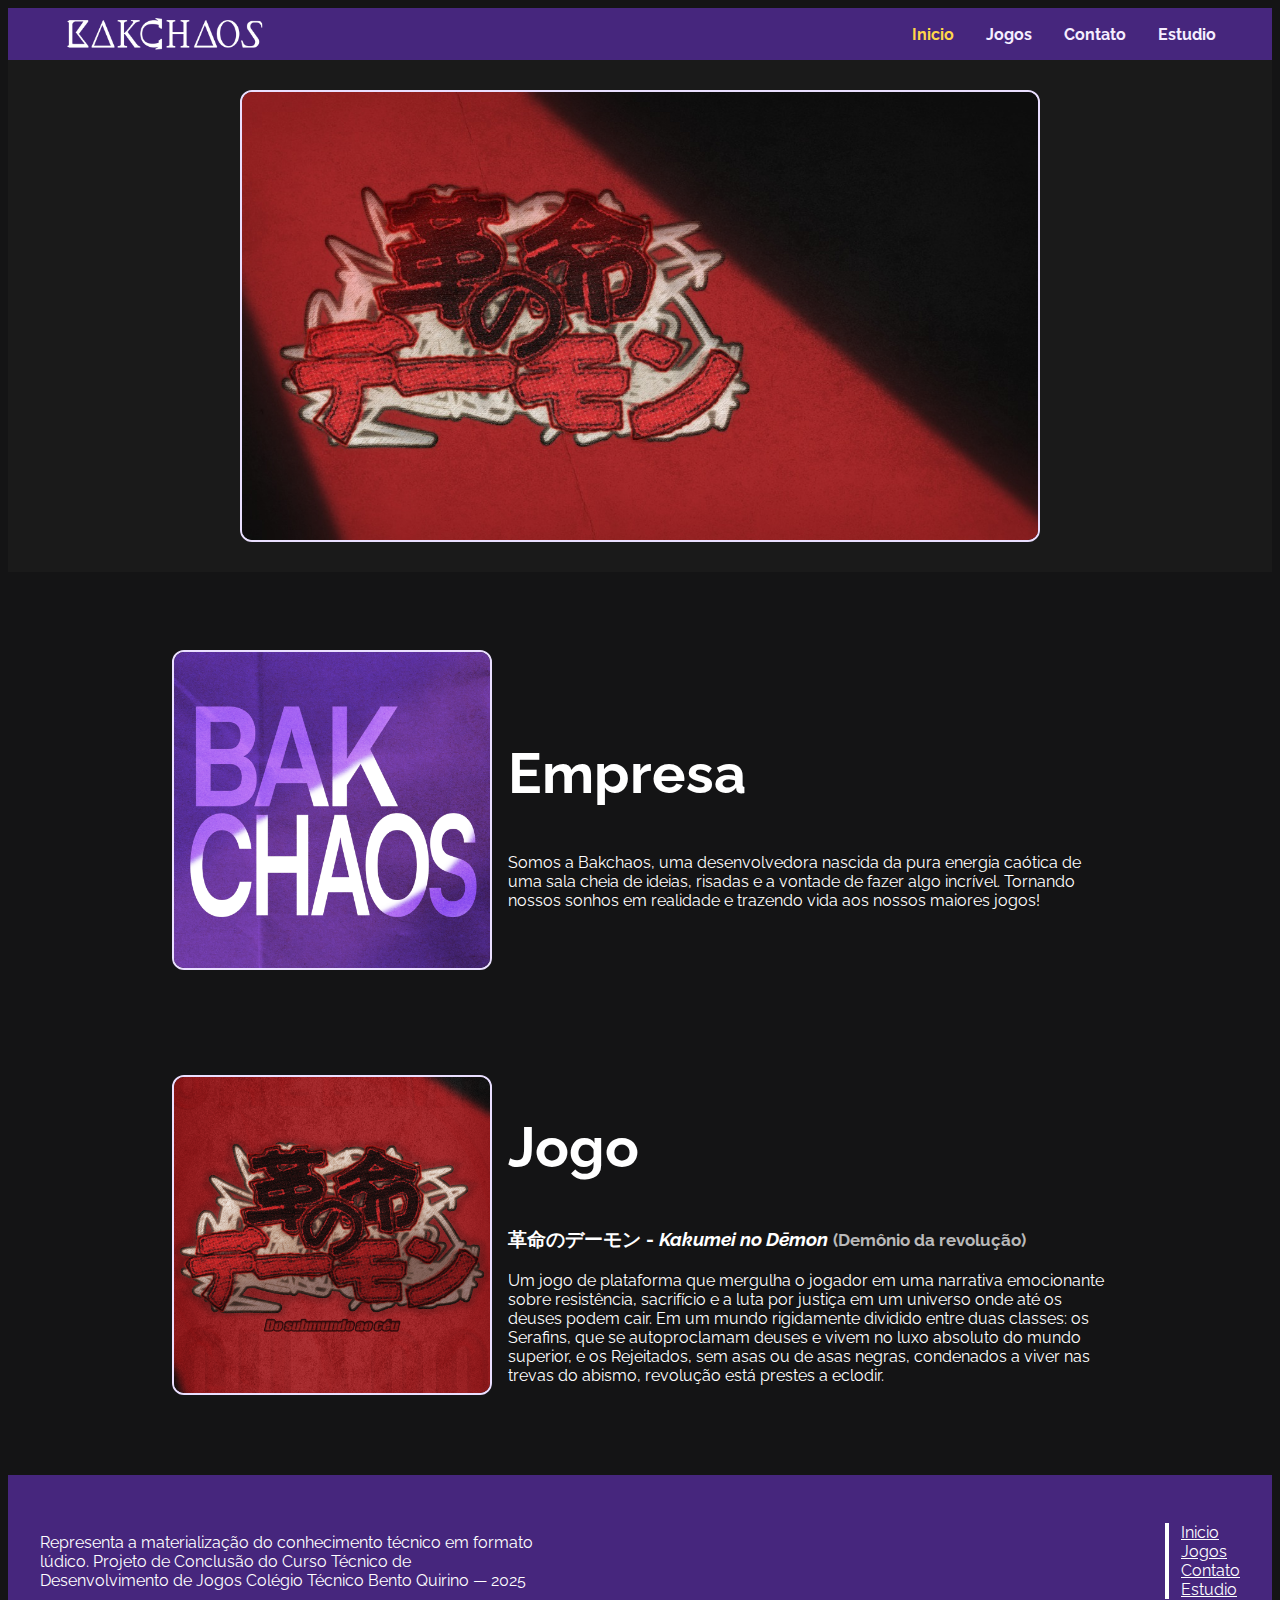
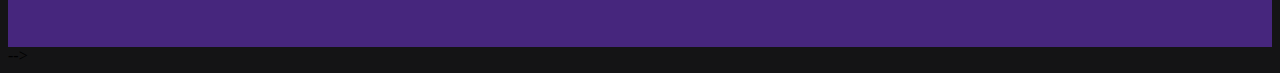
<file: index.html>
<!DOCTYPE html>
<html lang="en">
<head>
    <meta charset="UTF-8">
    <meta name="viewport" content="width=device-width, initial-scale=1.0">
    <link rel="stylesheet" href="style.css">
    <link rel="stylesheet" href="style_cell.css">
    <title>Bakchaos</title>
    <link rel="icon" href="imagens/04.jpg">
</head>

<body style="background-color:rgba(20, 20, 21, 1);">

   <div id="cabecalho">
    <img src="imagens/logo bakchaos.png" alt="Logo Bakchaos" id="logo">

        <div id="links">
            
            <a href="index.html" class="current">Inicio</a>
            <a href="jogos.html">Jogos</a>
            <a href="contato.html">Contato</a>
            <a href="estudio.html">Estudio</a>

        </div>
   </div>

<div id="border">
  <img id="jogo_logo" src="imagens/kakumei_logo.jpg" alt="Logo do Jogo">
</div>

<br>
<br>
<br>

<div class="linha_index">
  <img src="imagens/bakchaos.png" alt="Imagem" class="index_imagem">
  <div class="texto_index">
    <h2>Empresa</h2>
    <p>
      Somos a Bakchaos, uma desenvolvedora nascida da pura energia caótica de uma sala cheia de ideias, risadas e a vontade de fazer algo incrível. Tornando nossos sonhos em realidade e trazendo vida aos nossos maiores jogos! 
    </p>
  </div>
</div>

<div id="espaçamento"></div>

<div class="linha_index">
  <img src="imagens/06.png" alt="Imagem" class="index_imagem">
  <div class="texto_index">
    <h2>Jogo</h2>
    <h3>革命のデーモン - <i>Kakumei no Dēmon</i> <span style="font-size: 0.9em; color: #b9b9b9;">(Demônio da revolução)</span></h3>
    <p>
      Um jogo de plataforma que mergulha o jogador em uma narrativa emocionante sobre resistência, sacrifício e a luta por justiça em um universo onde até os deuses podem cair. Em um mundo rigidamente dividido entre duas classes: os Serafins, que se autoproclamam deuses e vivem no luxo absoluto do mundo superior, e os Rejeitados, sem asas ou de asas negras, condenados a viver nas trevas do abismo, revolução está prestes a eclodir.
    </p>
  </div>
</div>

<div id="espaçamento"></div>


<div id="rodapé">

    <div class="esquerda">
        Representa a materialização do conhecimento técnico em formato lúdico.
        Projeto de Conclusão do Curso Técnico de Desenvolvimento de Jogos
        Colégio Técnico Bento Quirino — 2025
    </div>

  <div class="direita">
        <a href="index.html">Inicio</a> 
        <br>
        <a href="jogos.html">Jogos</a>
        <br>
        <a href="contato.html">Contato</a>
        <br>
        <a href="estudio.html">Estudio</a>
  </div>
</div>
-->
</body>

</html>
</file>
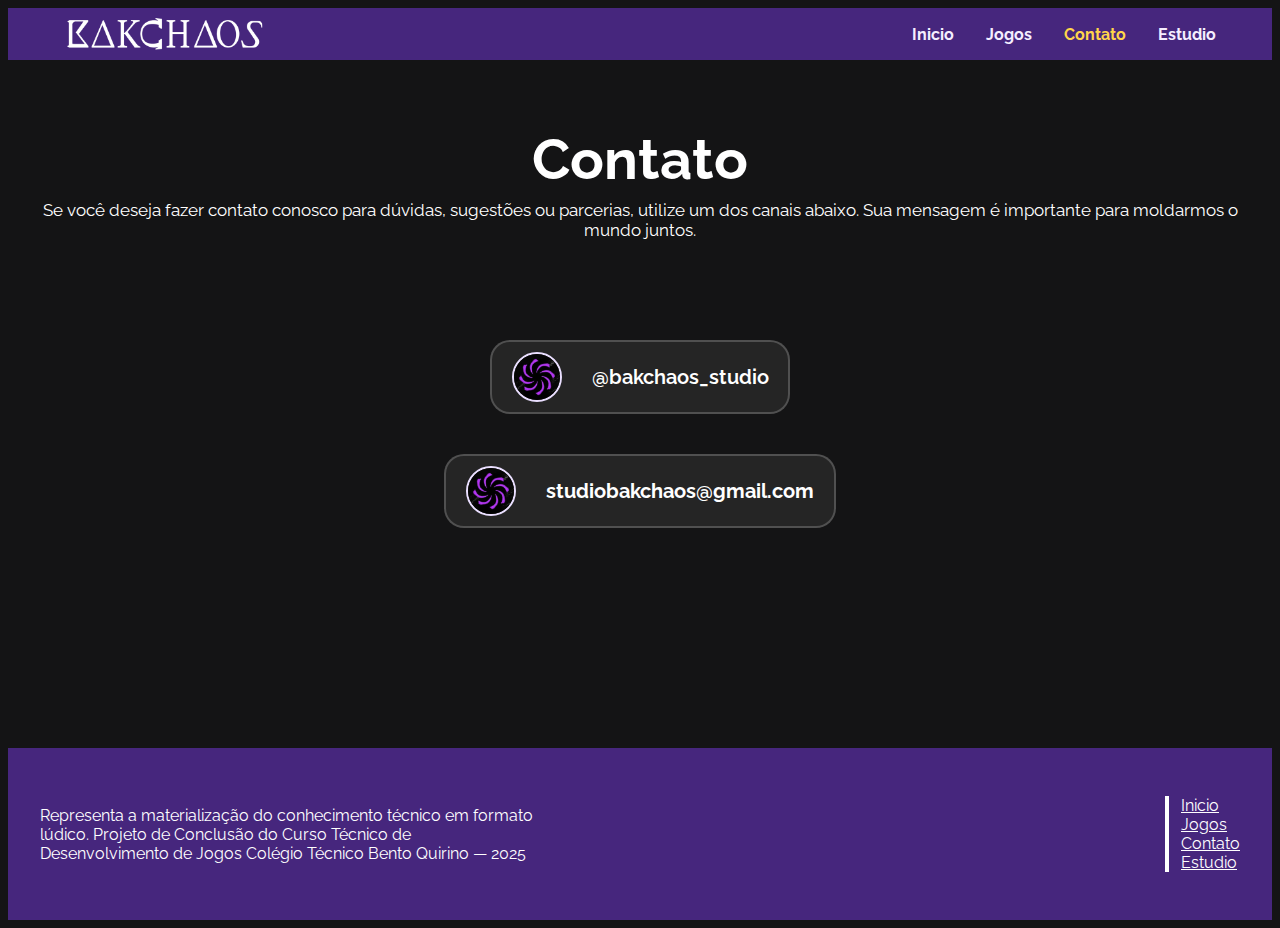
<file: contato.html>
<!DOCTYPE html>
<html lang="en">
<head>
    <meta charset="UTF-8">
    <meta name="viewport" content="width=device-width, initial-scale=1.0">
    <link rel="stylesheet" href="style.css">
    <link rel="stylesheet" href="style_cell.css">
    <title>Bakchaos</title>
    <link rel="icon" href="imagens/04.jpg">
</head>

<body style="background-color:rgba(20, 20, 21, 1);">

    <div id="cabecalho">
        <img src="imagens/logo bakchaos.png" alt="Logo Bakchaos" id="logo">

        <div id="links">
            
            <a href="index.html">Inicio</a>
            <a href="jogos.html" >Jogos</a>
            <a href="contato.html" class="current">Contato</a>
            <a href="estudio.html">Estudio</a>

        </div>
    </div>

    <div id="contatos">
        <h2>Contato</h2>
        <p>Se você deseja fazer contato conosco para dúvidas, sugestões ou parcerias, utilize um dos canais abaixo. Sua mensagem é importante para moldarmos o mundo juntos.
    </div>

    <div id="contatos">
        <div id="border_contato_short">
        <img id="logo_contatos" src="imagens/04.jpg" alt="logo da bakchaos">

        <div id="redes">
            <a href="https://www.instagram.com/bakchaos_studio/" target="_blank">@bakchaos_studio</a>
        </div>

    </div>

    <div id="border_contato_long">
        <img id="logo_contatos" src="imagens/04.jpg" alt="logo da bakchaos">

        <div>
            <b>studiobakchaos@gmail.com</b>
        </div>
    </div>
</div>

<div id="rodapé">

    <div class="esquerda">
        Representa a materialização do conhecimento técnico em formato lúdico.
        Projeto de Conclusão do Curso Técnico de Desenvolvimento de Jogos
        Colégio Técnico Bento Quirino — 2025
    </div>

  <div class="direita">
        <a href="index.html">Inicio</a> 
        <br>
        <a href="jogos.html">Jogos</a>
        <br>
        <a href="contato.html">Contato</a>
        <br>
        <a href="estudio.html">Estudio</a>
  </div>
</div>

</body>
</html>
</file>
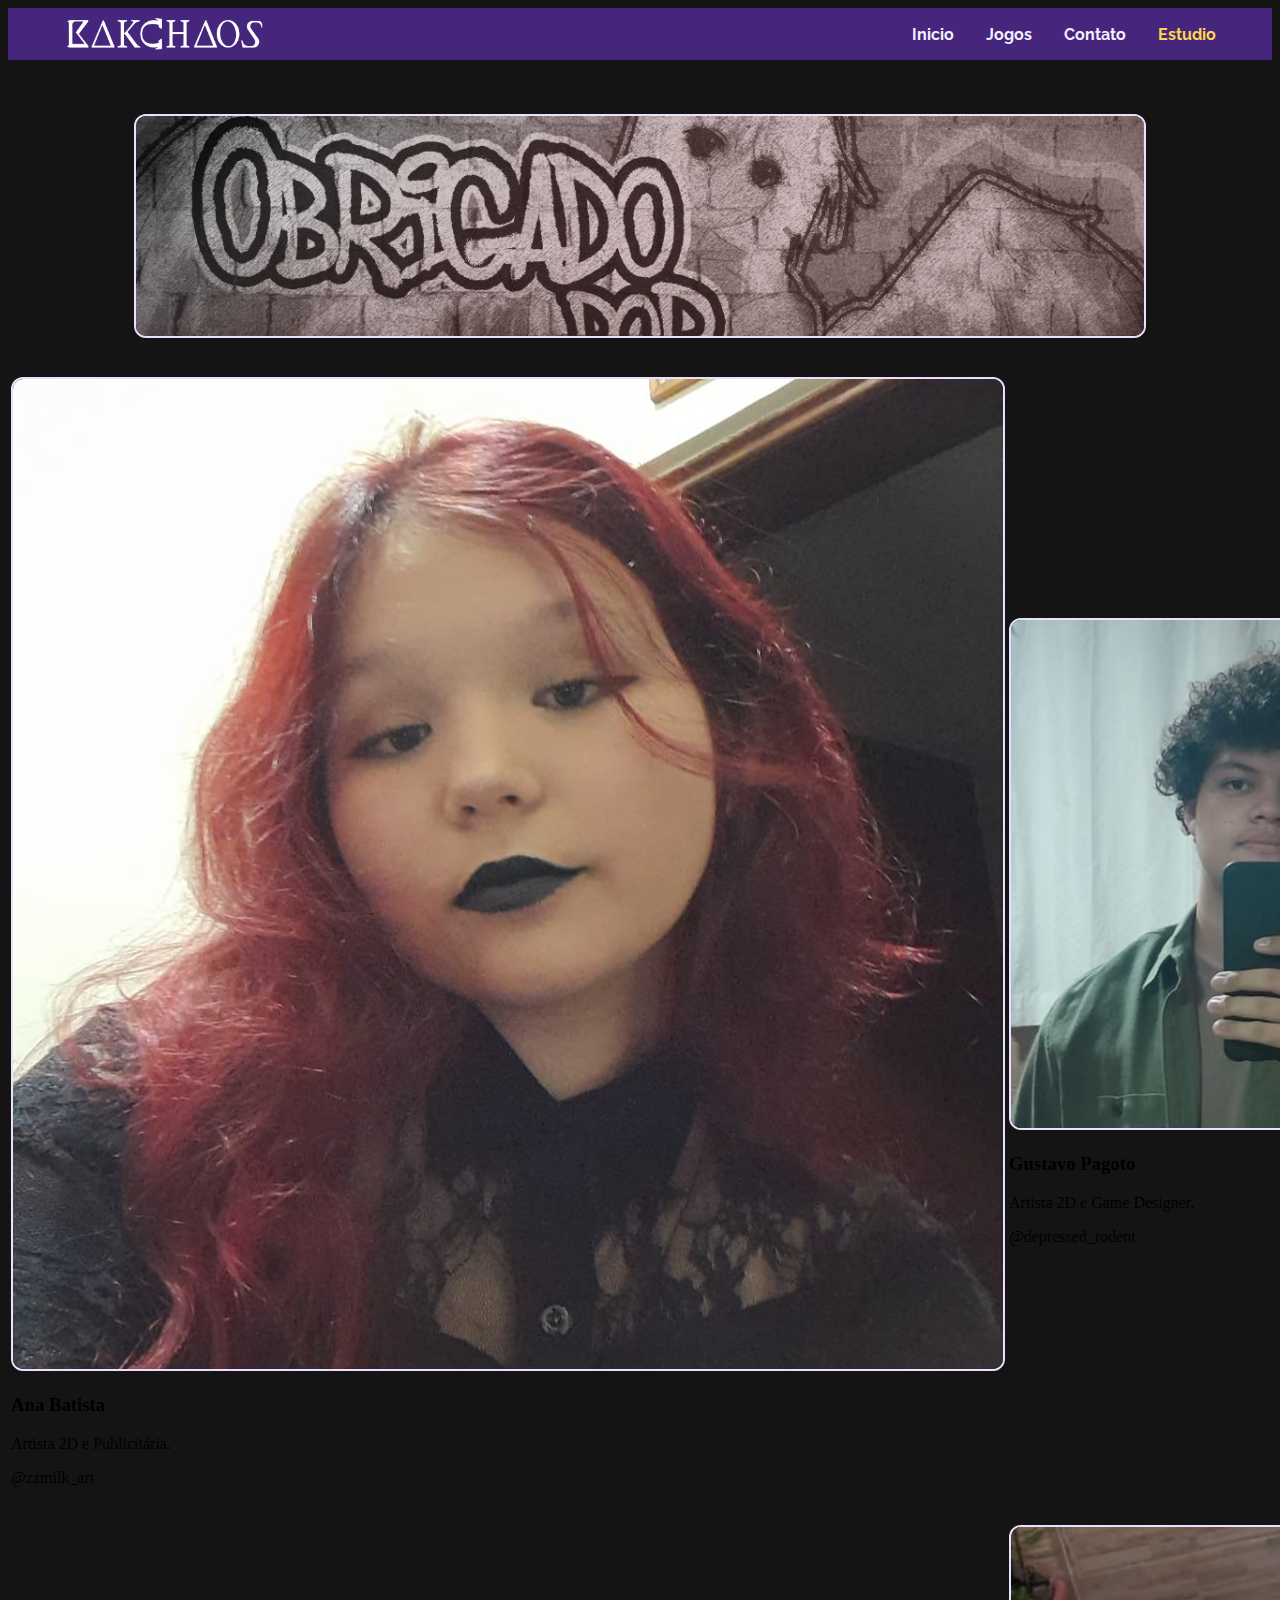
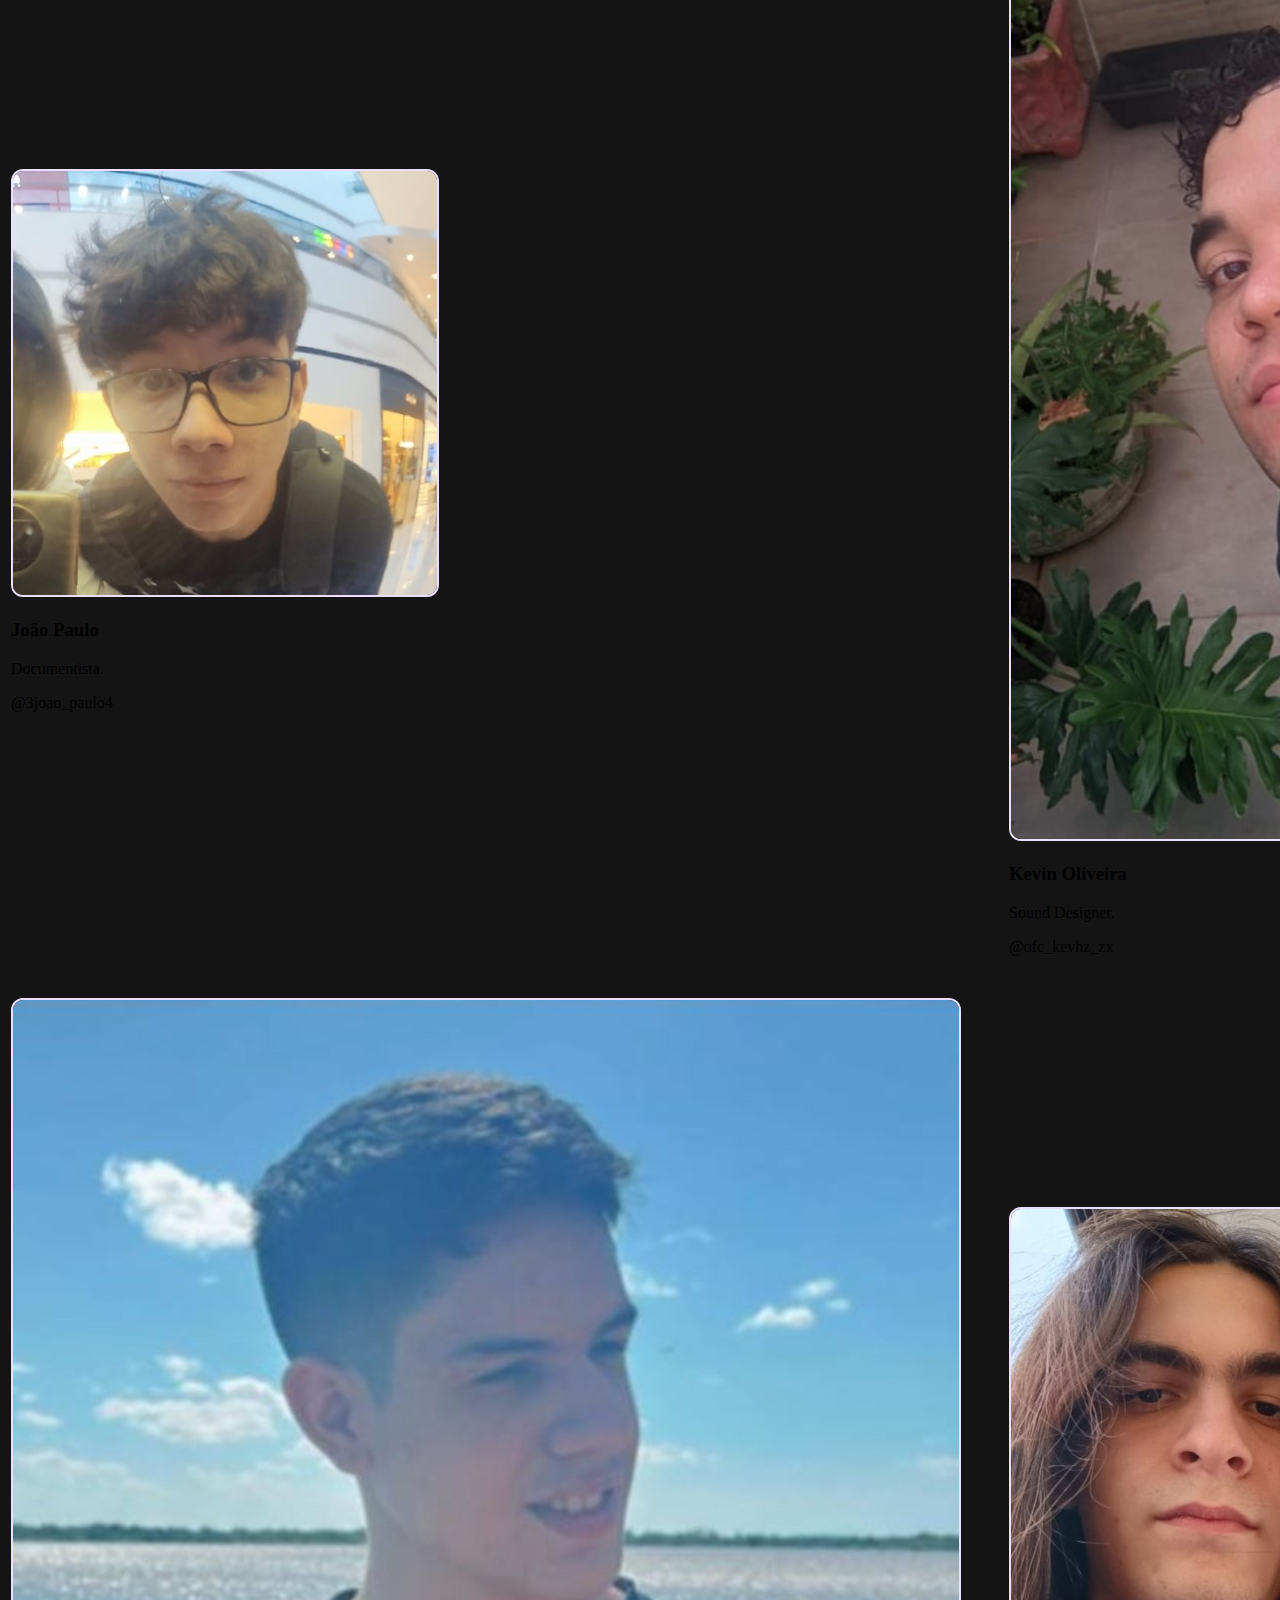
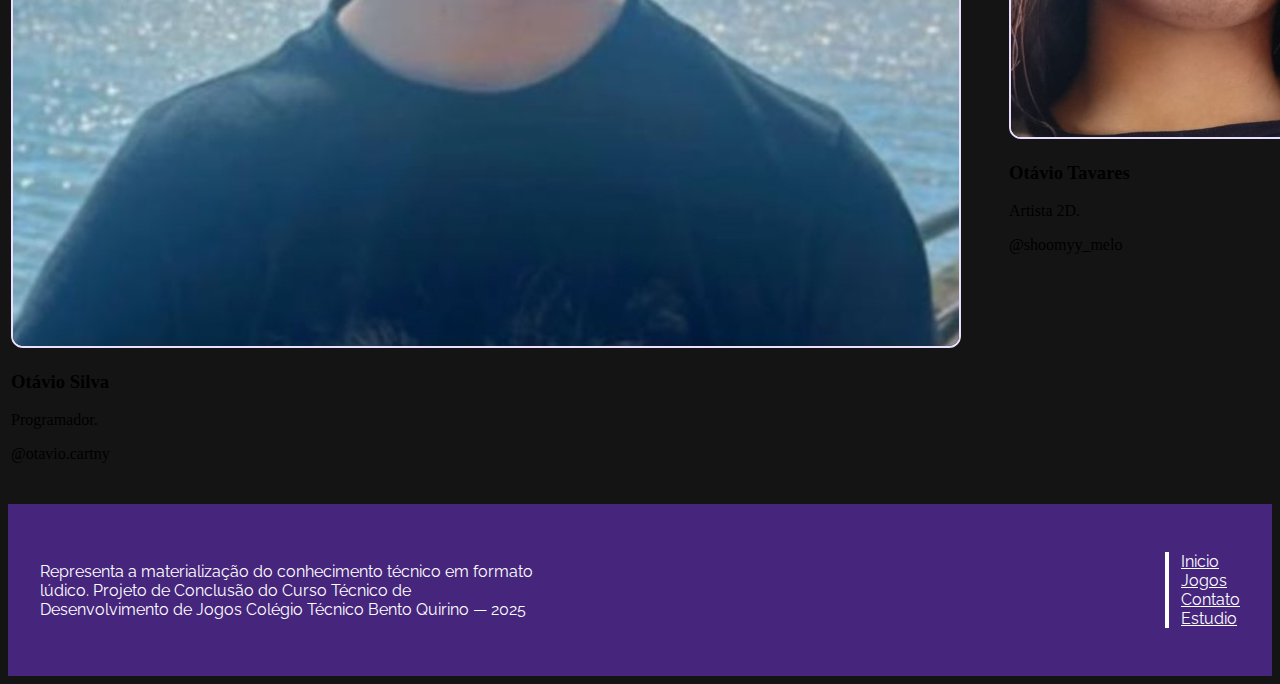
<file: estudio.html>
<!DOCTYPE html>
<html lang="en">
<head>
    <meta charset="UTF-8">
    <meta name="viewport" content="width=device-width, initial-scale=1.0">
    <link rel="stylesheet" href="style.css">
    <link rel="stylesheet" href="style_cell.css">
    <title>Bakchaos</title>
    <link rel="icon" href="imagens/04.jpg">
</head>

<body style="background-color:rgba(20, 20, 21, 1);">

   <div id="cabecalho">
    <img src="imagens/logo bakchaos.png" alt="Logo Bakchaos" id="logo">

        <div id="links">
            
            <a href="index.html" >Inicio</a>
            <a href="jogos.html">Jogos</a>
            <a href="contato.html">Contato</a>
            <a href="estudio.html" class="current">Estudio</a>

        </div>
   </div>

   <br>
   <br>
   <br>

    <div id="border_estudio">
        <img id="estudio_logo" src="imagens/obrigado_short_tcc.jpg " alt="Logo do Jogo">
    </div>

    <br>
    <br>

    <table class="custom-table">
        <tr>
            <td>
                <div class="cell-content">
                    <img src="imagens/Ana.jpg" alt="Ana Batista">
                    <div class="text-content">
                        <H3>Ana Batista</H3>
                        <P>Artista 2D e Publicitária.</P>
                        <P>@zzmilk_art</P>
                    </div>
                </div>
            </td>
            <td>
                <div class="cell-content">
                    <img src="imagens/Gustavo.jpg" alt="Gustavo Pagoto">
                    <div class="text-content">
                        <H3>Gustavo Pagoto</H3>
                        <P>Artista 2D e Game Designer.</P>
                        <P>@depressed_rodent</P>
                    </div>
                </div>
            </td>
            <td>
                <div class="cell-content">
                    <img src="imagens/Inrry.jpg" alt="Inrry Bordini">
                    <div class="text-content">
                        <H3>Inrry Bordini</H3>
                        <P>Designer e Programador.</P>
                        <p>@devary_inrry</p>
                    </div>
                </div>
            </td>
        </tr>
        <tr>
            <td>
                <div class="cell-content">
                    <img src="imagens/Joao.jpg" alt="João Paulo">
                    <div class="text-content">
                        <H3>João Paulo</H3>
                        <P>Documentista.</P>
                        <P>@3joao_paulo4</P>
                    </div>
                </div>
            </td>
            <td>
                <div class="cell-content">
                    <img src="imagens/Kevin.jpg" alt="Kevin Oliveira">
                    <div class="text-content">
                        <H3>Kevin Oliveira</H3>
                        <P>Sound Designer.</P>
                        <P>@ofc_kevhz_zx</P>
                    </div>
                </div>
            </td>
            <td>
                <div class="cell-content">
                    <img src="imagens/Luis.jpg" alt="Luis Scalise">
                    <div class="text-content">
                        <H3>Luis Scalise</H3>
                        <P>Artista 3D.</P>
                        <P>@scalise.design</P>
                    </div>
                </div>
            </td>
        </tr>
        <tr>
            <td>
                <div class="cell-content">
                    <img src="imagens/Otavio S.jpg" alt="Otavio silva">
                    <div class="text-content">
                        <H3>Otávio Silva</H3>
                        <P>Programador.</P>
                        <P>@otavio.cartny</P>
                    </div>
                </div>
            </td>
            <td>
                <div class="cell-content">
                    <img src="imagens/Otavio T.jpg" alt="Otávio Tavares">
                    <div class="text-content">
                        <H3>Otávio Tavares</H3>
                        <P>Artista 2D.</P>
                        <P>@shoomyy_melo</P>
                    </div>
                </div>
            </td>
            <td>
                <div class="cell-content">
                    <img src="imagens/Pedro.jpg" alt="Pedro Bertolino">
                    <div class="text-content">
                        <H3>Pedro Bertolino</H3>
                        <P>Artista, Roteirista e Designer.</P>
                        <P>@pdbertolino</P>
                    </div>
                </div>
            </td>
        </tr>
    </table>

    <br>    

    <div id="rodapé">

        <div class="esquerda">
            Representa a materialização do conhecimento técnico em formato lúdico.
            Projeto de Conclusão do Curso Técnico de Desenvolvimento de Jogos
            Colégio Técnico Bento Quirino — 2025
        </div>

        <div class="direita">
            <a href="index.html">Inicio</a> 
            <br>
            <a href="jogos.html">Jogos</a>
            <br>
            <a href="contato.html">Contato</a>
            <br>
            <a href="estudio.html">Estudio</a>
        </div>
    </div>

</body>
</html>
</file>
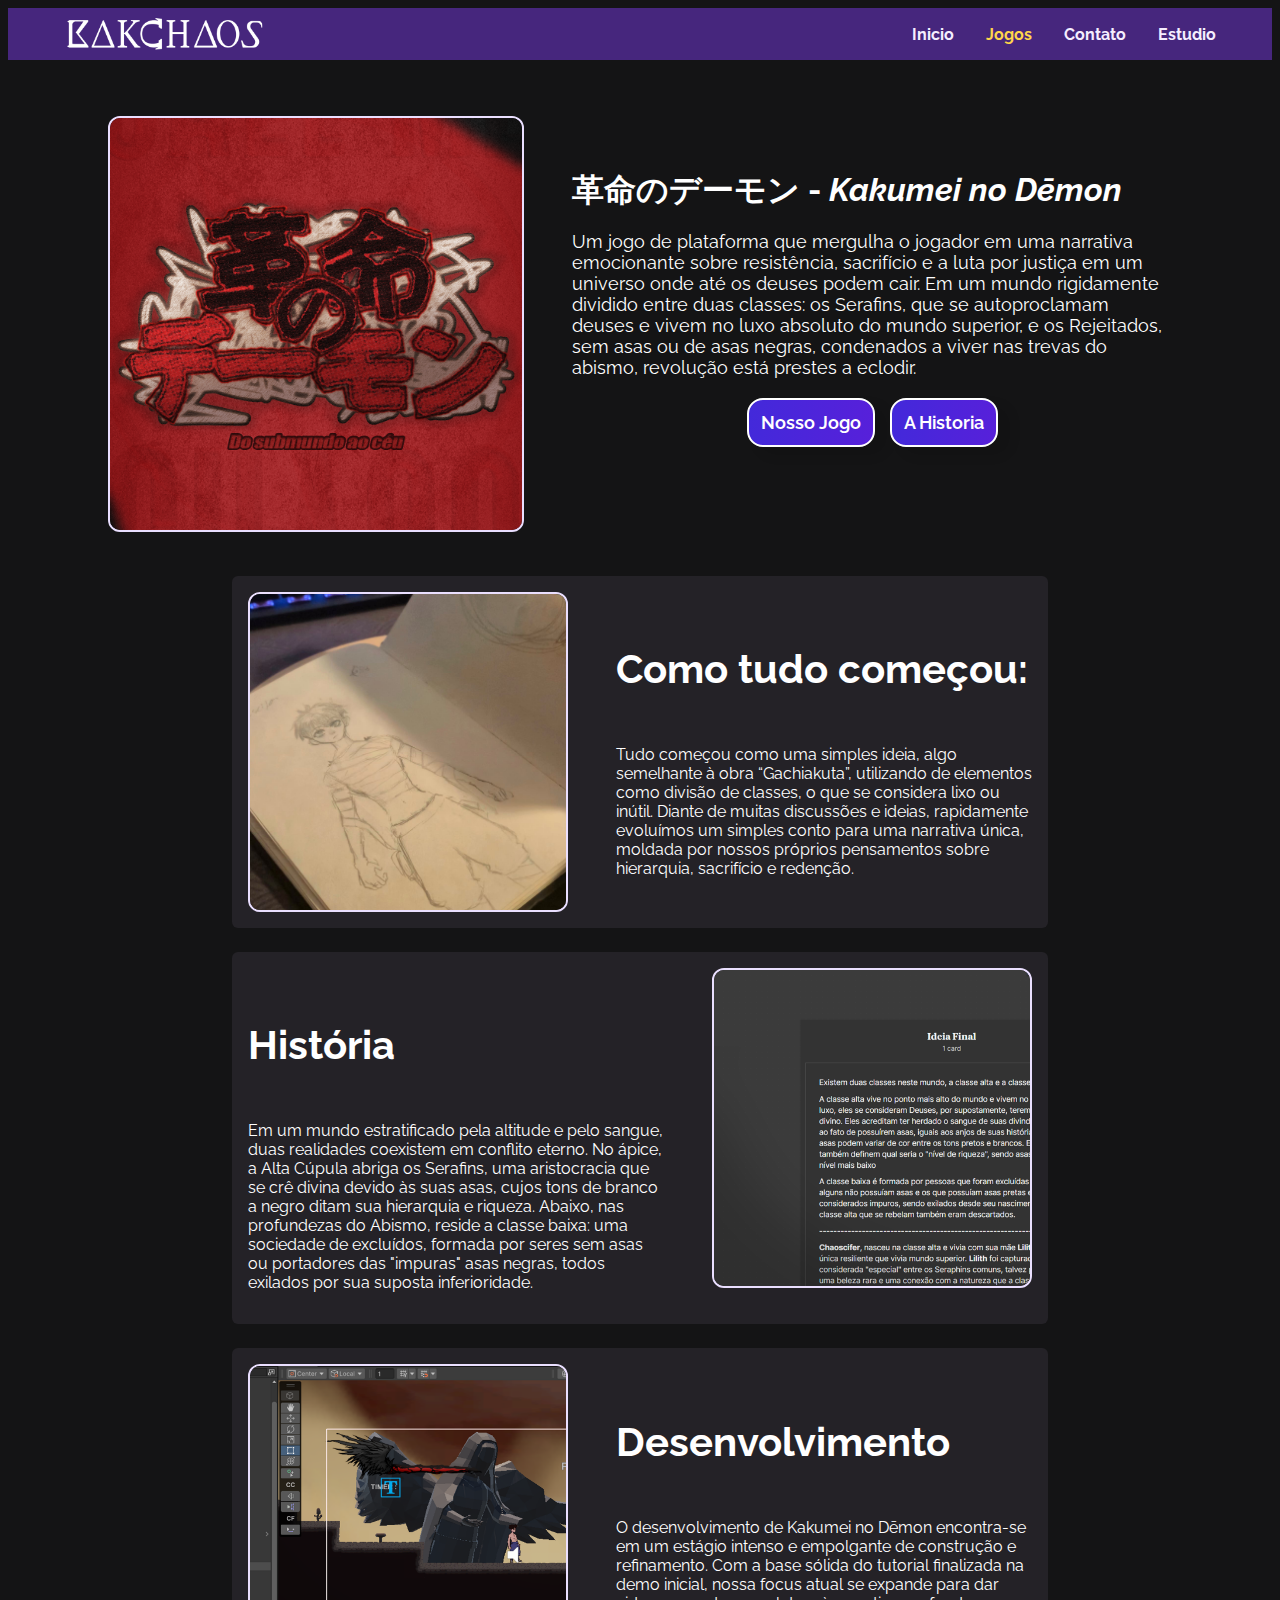
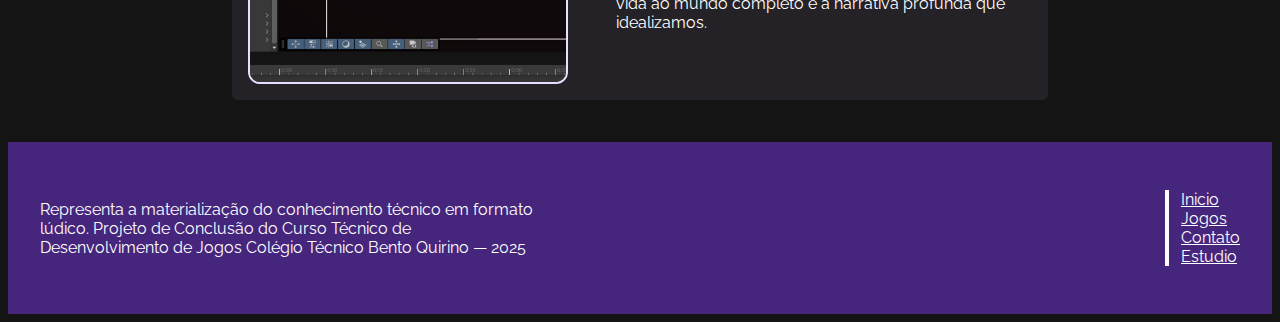
<file: jogos.html>
<!DOCTYPE html>
<html lang="en">
<head>
    <meta charset="UTF-8">
    <meta name="viewport" content="width=device-width, initial-scale=1.0">
    <link rel="stylesheet" href="style.css">
    <link rel="stylesheet" href="style_cell.css">
    <title>Bakchaos</title>
    <link rel="icon" href="imagens/04.jpg">
</head>

<body style="background-color:rgba(20, 20, 21, 1);">

   <div id="cabecalho">
    <img src="imagens/logo bakchaos.png" alt="Logo Bakchaos" id="logo">

        <div id="links">
            
            <a href="index.html">Inicio</a>
            <a href="jogos.html" class="current">Jogos</a>
            <a href="contato.html">Contato</a>
            <a href="estudio.html">Estudio</a>

        </div>
   </div>

   <br>
   <br>
   
   <div class="linha_jogo">
  <img src="imagens/06.png" alt="Imagem" class="jogo_imagem">
  <div class="texto_jogos">
    <h5>革命のデーモン - <i>Kakumei no Dēmon</i></h5>
    <p>
      Um jogo de plataforma que mergulha o jogador em uma narrativa emocionante sobre resistência, sacrifício e a luta por justiça em um universo onde até os deuses podem cair. Em um mundo rigidamente dividido entre duas classes: os Serafins, que se autoproclamam deuses e vivem no luxo absoluto do mundo superior, e os Rejeitados, sem asas ou de asas negras, condenados a viver nas trevas do abismo, revolução está prestes a eclodir.
    </p>

    <div class="botoes">
      <a href="https://itch.io" target="_blank" class="botao">Nosso Jogo</a>
      <a href="https://docs.google.com/document/d/1XbGLAvdvlq11HDQm2z9eQLQ9iX-NfunuqS7DQS7jrPw/edit?usp=sharing" target="_blank" class="botao">A Historia</a>
    </div>

  </div>

</div>

<div class="linha_jogo_bordered">
  <img src="imagens/Chaos.jpg" alt="Imagem" class="jogo_imagem_bordered">
  <div class="texto_jogos">
  <h4>Como tudo começou:</h4>
    <p>
Tudo começou como uma simples ideia, algo semelhante à obra “Gachiakuta”, utilizando de elementos como divisão de classes, o que se considera lixo ou inútil. Diante de muitas discussões e ideias, rapidamente evoluímos um simples conto para uma narrativa única, moldada por nossos próprios pensamentos sobre hierarquia, sacrifício e redenção. 
    </p>
  </div>
</div>

<div class="linha_jogo_inverso">
  <div class="texto_jogos">
    <h4>História</h4>
    <p>
      Em um mundo estratificado pela altitude e pelo sangue, duas realidades coexistem em conflito eterno. No ápice, a Alta Cúpula abriga os Serafins, uma aristocracia que se crê divina devido às suas asas, cujos tons de branco a negro ditam sua hierarquia e riqueza. Abaixo, nas profundezas do Abismo, reside a classe baixa: uma sociedade de excluídos, formada por seres sem asas ou portadores das "impuras" asas negras, todos exilados por sua suposta inferioridade.
    </p>
  </div>
  <div class="jogo_imagem_inverso">
    <img src="imagens/Ideia.png" alt="Imagem">
  </div>
</div>

<div class="linha_jogo_bordered">
  <img src="imagens/tcc.png" alt="Imagem" class="jogo_imagem_bordered">
  <div class="texto_jogos">
  <h4>Desenvolvimento</h4>
    <p>
      O desenvolvimento de Kakumei no Dēmon encontra-se em um estágio intenso e empolgante de construção e refinamento. Com a base sólida do tutorial finalizada na demo inicial, nossa focus atual se expande para dar vida ao mundo completo e à narrativa profunda que idealizamos.
    </p>
  </div>
</div>

<br>

<div id="rodapé">

    <div class="esquerda">
        Representa a materialização do conhecimento técnico em formato lúdico.
        Projeto de Conclusão do Curso Técnico de Desenvolvimento de Jogos
        Colégio Técnico Bento Quirino — 2025
    </div>

  <div class="direita">
        <a href="index.html">Inicio</a> 
        <br>
        <a href="jogos.html">Jogos</a>
        <br>
        <a href="contato.html">Contato</a>
        <br>
        <a href="estudio.html">Estudio</a>
  </div>
</div>

</body>

</html>
</file>
<file: style.css>
@import url('https://fonts.googleapis.com/css2?family=Raleway:ital,wght@0,100..900;1,100..900&display=swap');

html{
  width: 100vw;
}

h2{
    font-size: 56px;
    font-family: "Raleway", sans-serif;
}

h4{
  font-size: 40px;
  font-family: "Raleway", sans-serif;
}

h5{
  font-size: 32px;
  font-family: "Raleway", sans-serif;
  margin-bottom: 12px;
  color: rgb(255, 255, 255);
}

img{
    border-radius: 12px;
    border: solid rgb(234, 223, 255) 2px;
}

#cabecalho {
        display: flex;
        justify-content: space-between;
        align-items: center;
        padding: 10px 24px;
        background-color: hsl(262, 53%, 32%);
        box-sizing: border-box;
        width: 100%;
        font-family: "Raleway", sans-serif;
    }

#logo {
        height: 32px;
        margin-left: 32px;
        border: none;
    }

#links {
        display: flex;
        gap: 32px;
        font-family: "Raleway", sans-serif;
    }

#links a {
        text-decoration: none;
        color: #f5eeff;
        font-weight: bold;
        font-size: 16px;
        font-family: "Raleway", sans-serif;
    }

#links a:last-child {
        margin-right: 32px;
        font-family: "Raleway", sans-serif;
    }

#links a:hover {
        color: #fffeb8;
        font-family: "Raleway", sans-serif;
    } 

    * {
        box-sizing: border-box;
    }

#links a.current {
    color: #ffd54a;
    font-family: "Raleway", sans-serif;
}

#border {
  background-color: rgb(26, 26, 26);
  gap: 50px;
  padding: 30px;
  display: flex;
  justify-content: center;
  align-items: center;
}

#jogo_logo {
  max-width: 800px;
}

.linha_index{
    display: flex;
    align-items: center;
    justify-content: center;
    gap: 16px; 
    padding: 24px;
    font-family: "Raleway", sans-serif;
    }

.index_imagem {
    width: 320px;
    height: 320px;
    }

.texto_index {
    max-width: 600px;
    text-align: left;
    color: rgb(255, 255, 255);
    font-family: "Raleway", sans-serif;
    }

#rodapé {
       display: flex;
        justify-content: space-between;
        align-items: center;
        padding: 48px 32px;
        background-color:rgba(70, 38, 125, 1);
        box-sizing: border-box;
        width: 100%;
        font-family: "Raleway", sans-serif;
    }

.esquerda {
    color: #ffffff;
    font-size: 16px;
    max-width: 500px;
    font-family: "Raleway", sans-serif;
    }

.direita {
    color: #ffffff;
    font-size: 16px;
    border-left: 4px solid #ffffff;
    padding-left: 12px;
    font-family: "Raleway", sans-serif;
}

.direita a {
    color: #ffffff;
    font-size: 16px;
    font-family: "Raleway", sans-serif;
}

#espaçamento{
    height: 50px;  
}

.texto_jogos{
  max-width: 600px;
  text-align: left;
  color: rgb(255, 255, 255);
  font-family: "Raleway", sans-serif;
}

.linha_jogo {
    display: flex;
    justify-content: center;
    gap: 48px; 
    padding: 20px;
    font-size: 18px;
    font-family: "Raleway", sans-serif;
    }

.linha_jogo_bordered {
  background-color: rgb(36, 34, 39);
  display: flex;
  justify-content: center;
  gap: 48px;
  padding: 16px;
  margin: 24px 224px;
  font-size: 16px;    
  border-radius: 6px;
  font-family: "Raleway", sans-serif;
}

.jogo_imagem {
    width: 416px;
    height: 416px;
    }

.jogo_imagem_bordered {
    width: 320px;
    height: auto;
    }

.linha_jogo_inverso {
    background-color: rgb(36, 34, 39);
  display: flex;
  justify-content: center;
  gap: 48px;
  padding: 16px;
  margin: 24px 224px;
  font-size: 16px;
  border-radius: 6px;
  font-family: "Raleway", sans-serif;
    }
   
.jogo_imagem_inverso img{
  width: 320px;
  height: 320px;
      }
      
.botoes {
  display: flex;
  gap: 15px;
  margin-top: 20px;
  align-items: center;
  justify-content: center;
  font-family: "Raleway", sans-serif;
}

.botao {
  text-decoration: none;
  padding: 12px 12px;
  background: linear-gradient(to right, #4329da, #5720da);
  color: white;
  border: 2px solid white;
  border-radius: 16px;
  font-weight: 650;
  transition: transform 0.2s ease;
  box-shadow: 12px 8px 12px rgba(0, 0, 0, 0.1);
  font-family: "Raleway", sans-serif;
}

.botao:hover {
  transform: scale(1.06);
}

#contatos {
  padding: 20px;
  color: #ffffff;
  text-align: center;
  font-family: "Raleway", sans-serif;
}

#contatos h2 {
  margin-bottom: 8px;
  font-family: "Raleway", sans-serif;
  align-items: center;
  align-content: center;
}

#contatos p {
  display: block;
  margin-top: 0;
  font-size: 17px;
  margin-bottom: 20px;
  font-family: "Raleway", sans-serif;
  align-items: center;
}

#border_contato_short {
  background-color: rgba(37, 37, 37, 1);
  display: flex;
  justify-content: flex-start;
  align-items: center;
  gap: 30px;
  padding: 10px 20px;
  margin: 20px auto;
  max-width: 300px;
  border-radius: 20px;
  color: #ffffff;
  border: 2px solid rgba(255, 255, 255, 0.2);
  margin-top: 40px;
  font-family: "Raleway", sans-serif;
  box-sizing: border-box;
}

#border_contato_long {
  background-color: rgba(37, 37, 37, 1);
  display: flex;
  justify-content: flex-start;
  align-items: center;
  gap: 30px;
  padding: 10px 20px;
  margin: 200px auto;
  max-width: 392px;
  font-size: 20px;
  border-radius: 20px;
  color: #ffffff;
  border: 2px solid rgba(255, 255, 255, 0.2);
  margin-top: 40px;
  font-family: "Raleway", sans-serif;
  box-sizing: border-box;
}

#logo_contatos {
  width: 50px;
  border-radius: 50px;
  align-items: center;
}

#border_estudio {
  width: 80%;
  height: auto;
  display: flex;
  justify-content: center;
  align-items: center;
  margin: 0 auto;
  align-items: center;
}

#estudio_logo{
  width: 100%;
}

.container {
  display: flex;
  justify-content: space-between;
  align-items: center;
  padding: 6px 20px;
  width: 100%;
  max-width: 80vw;
  margin: 0 auto;
  max-height: 60vh;
  gap: 20px;
}

.box {
  background-color: rgba(42, 42, 42, 1);
  color: white;
  border-radius: 12px;
  width: 400px;
  height: 128px;
  display: flex;
  align-items: center;
  gap: 12px;
  padding: 20px;
  text-align: left;
  font-family: "Raleway", sans-serif;
 border: solid white 2px;
}

.box {
  margin-right: 20px;
}

.box:last-child {
  margin-right: 0;
}

.box h3{
  font-size: 24px;
  font-family: "Raleway", sans-serif;
  margin-bottom: 12px;
}

.box p{
}

#foto_membros {
  width: 72px;
  height: 72px;
  flex-shrink: 0;
  border: solid white 0.75px;
  border-radius: 9999px;
}

.info {
  flex: 1;
  overflow: hidden;
}

#redes {
  font-size: 20px;
  font-family: "Raleway", sans-serif;
  color: #ffffff;
  font-weight: 650;
  text-decoration: none;
}

#redes a {
  color: #ffffff;
  text-decoration: none;
  
} 

#redes a:hover {
    color: #b5a0e7;
}
</file>
<file: style_cell.css>
@media (max-width: 800px) {
    #cabecalho {
        flex-direction: row;
        align-items: center;
        padding: 10px;
    }

    #logo {
        margin: 0 16px;
    }

    #links {
        flex-direction: row;
        align-items: center;
        gap: 16px;
    }

    #links a {
        margin: 0;
    }

    #links a:last-child {
        margin-right: 0;
    }

    #border {
        background-color: rgb(26, 26, 26);
        gap: 50px;
        padding: 30px;
        display: flex;
        justify-content: center;
        align-items: center;
      }
      
      #jogo_logo {
        max-width: 100%;
      }

      
      #jogo_logo {
        max-width: 80%;
      }

      .linha_jogo {
        display: flex;
        justify-content: center;
        gap: 48px;
        width: 100%; 
        margin: 1px 1px;
        padding: 20px;
        font-size: 15px;
        font-family: "Raleway", sans-serif;

        }

    .linha_jogo h5{
        font-size: 30px;
        }

    .jogo_imagem {
        width: 50%;
        height: 50%;
            }

    .texto_jogos{
        width: 400px;
        }

    .linha_jogo_bordered {
        background-color: rgb(36, 34, 39);
        margin: 24px 12px;
        font-size: 16px;    
        border-radius: 6px;
        }

    .linha_jogo_bordered H4{
            font-size: 30px;
        }

    .jogo_imagem_bordered {
        width: 60%;
        height: 60%;
        }

    .linha_jogo_inverso {
        background-color: rgb(36, 34, 39);
        margin: 24px 12px;
        font-size: 16px;    
        border-radius: 6px;
            }

    .jogo_imagem_inverso{
        width: 60%;
        height: 60%;
        }

    #border_estudio{
        width: 100%;
        }

    #estudio_logo{
        width: 80%;
        }
    
    .custom-table { 
    width: 84%;
    margin: 0 auto;
    border-collapse: separate;
    border-spacing: 30px 20px;
    }

.custom-table td {
    border: 1px solid #ffffff;
    padding: 10px;
    background-color: rgba(42, 42, 42, 1);
    vertical-align: top;
    width: 33.33%;
    border-radius: 12px;

}

.cell-content {
    display: flex;
    align-items: flex-start;
    gap: 15px;
}

.cell-content img {
    width: 25%;
    height: 25%;
    object-fit: cover;
    flex-shrink: 0;
    border-radius: 999px;
}

.text-content h3 {
    margin: 0 0 5px;
    color: #ffffff;
    font-size: 18px;
    margin-bottom: 5px;
}

.text-content p {
    margin: 0;
    font-size: 0.8em;
    color: #ffffff;
    margin-bottom: 10px;
}

        

@media (max-width: 551px) {
    #links a{
        font-size: 12px;
    }

    #logo {
        height: 20px;
        width: auto;
    }

    .linha_index{
      font-size: 13px;
        }

    .linha_index h2{
        margin-bottom: 10px;
        }

    .index_imagem {
    width: 40%;
    height: 40%;
    }

    #espaçamento{
        height: 2px;  
        }
        
    #rodapé {
         padding: 16px 16px;
         background-color:rgba(70, 38, 125, 1);
         box-sizing: border-box;
         width: 100%;
         font-family: "Raleway", sans-serif;
     }

    .esquerda {
         font-size: 13px;
         max-width: 300px;
        }
    
    .direita a {
        font-size: 13px;
        }
    
        .linha_jogo {
            gap: 48px;
            width: 100%; 
            margin: 1px 1px;
            padding: 20px;
            font-size: 13px;
            font-family: "Raleway", sans-serif;
    
            }
    
        .linha_jogo h5{
            font-size: 20px;
            }
    
        .jogo_imagem {
            width: 50%;
            height: 50%;
                }
    
        .texto_jogos{
            width: 200px;
            }
    
        .linha_jogo_bordered {
            background-color: rgb(36, 34, 39);
            margin: 24px 12px;
            font-size: 13px;    
            border-radius: 6px;
            }
    
        .linha_jogo_bordered H4{
                font-size: 20px;
            }
    
        .jogo_imagem_bordered {
            width: 60%;
            height: 60%;
            }
    
        .linha_jogo_inverso {
            background-color: rgb(36, 34, 39);
            margin: 24px 12px;
            font-size: 13px;
            border-radius: 6px;
            display: flex;
            align-items: center;
                }

        .linha_jogo_inverso h4{
            font-size: 20px;
                        }
                    
        .jogo_imagem_inverso img{
                width: 100%;
                height: 100%;
        }

        .botao {
            font-size: 10px;
          }

        #border_contato_short a{
            font-size: 14px;
          }

        #border_contato_short img{
            height: 20%;
            width: 20%;
        }

        #border_contato_long {
            font-size: 16px;
          }

          #border_contato_long img{
            height: 15%;
            width: 15%;
          }
        

    .custom-table { 
        width: 84%;
        margin: 0 auto;
        border-collapse: separate;
        border-spacing: 20px 10px;
        }

    .custom-table td {
        border: 1px solid #ffffff;
        padding: 10px;
        background-color: rgba(42, 42, 42, 1);
        vertical-align: top;
        width: 33.33%;
        height: 100%;
        border-radius: 12px;

    }

    .cell-content {
        display: flex;
        align-items: flex-start;
        gap: 10px;
    }

    .cell-content img {
        width: 25%;
        height: 25%;
        object-fit: cover;
        flex-shrink: 0;
        border-radius: 999px;
    }

    .text-content h3 {
        margin: 0 0 5px;
        color: #ffffff;
        font-size: 10px;
        margin-bottom: 0px;
    }

    .text-content p {
        margin: 0;
        font-size: 0.50 em;
        color: #ffffff;
        margin-bottom: 0px;
    }

 }   

}

    @media (max-width: 400px) {

        #cabecalho {
        display: flex;
        justify-content: space-between;
        align-items: center;
        padding: 10px 24px;
        background-color: hsl(262, 53%, 32%);
        box-sizing: border-box;
        width: 100%;
        font-family: "Raleway", sans-serif;
    }

    #logo {
        height: 16px;
        margin-left: 1px;
        border: none;
    }

    #links a {
        text-decoration: none;
        color: #f5eeff;
        font-weight: bold;
        font-size: 8px;
        font-family: "Raleway", sans-serif;
    }

    .linha_index{
        font-size: 8px;
    }

    .linha_index h2{
        font-size: 20px;
        }

    .index_imagem {
    width: 30%;
    height: 30%;
    }

    .linha_jogo {
    display: flex;
    justify-content: center;
    gap: 24px; 
    padding: 10px;
    font-size: 10px;
    font-family: "Raleway", sans-serif;
    }

    .linha_jogo h5 i{
    font-size: 14px;
    }

    .jogo_imagem {
        width: 50%;
        height: 50%;
    }

    .linha_jogo_bordered {
        margin: 12px 6px;
        font-size: 10px;    
        border-radius: 6px;
        gap: 24px;
        padding: 16px;
        }
    
    .linha_jogo_bordered H4{
        font-size: 14px;
        }

    .jogo_imagem_bordered {
        width: 60%;
        height: 60%;
        }

    .linha_jogo_inverso {
            margin: 12px 6px;
            font-size: 10px;
            border-radius: 6px;
            gap: 12px;
            padding: 12 px;
            }

        .linha_jogo_inverso h4{
            font-size: 14px;
                        }
                    
        .jogo_imagem_inverso img{
                width: 100%;
                height: 100%;
        }

        #border_contato_short img{
            height: 17%;
            width: 17%;
        }

        .custom-table { 
        width: 84%;
        margin: 0 auto;
        border-collapse: separate;
        border-spacing: 10px 30px;
        }

    .custom-table td {
        border: 1px solid #ffffff;
        padding: 10px;
        background-color: rgba(42, 42, 42, 1);
        vertical-align: top;
        width: 33.33%;
        height: 100%;
        border-radius: 12px;

    }

    .cell-content {
        display: flex;
        align-items: flex-start;
        gap: 10px;
    }

    .cell-content img {
        width: 25%;
        height: 25%;
        object-fit: cover;
        flex-shrink: 0;
        border-radius: 999px;
    }

    .text-content h3 {
        margin: 0 0 5px;
        color: #ffffff;
        font-size: 8px;
        margin-bottom: 0px;
    }

    .text-content p {
        margin: 0;
        font-size: 0.4em;
        color: #ffffff;
        margin-bottom: 0px;
    }
}
</file>
